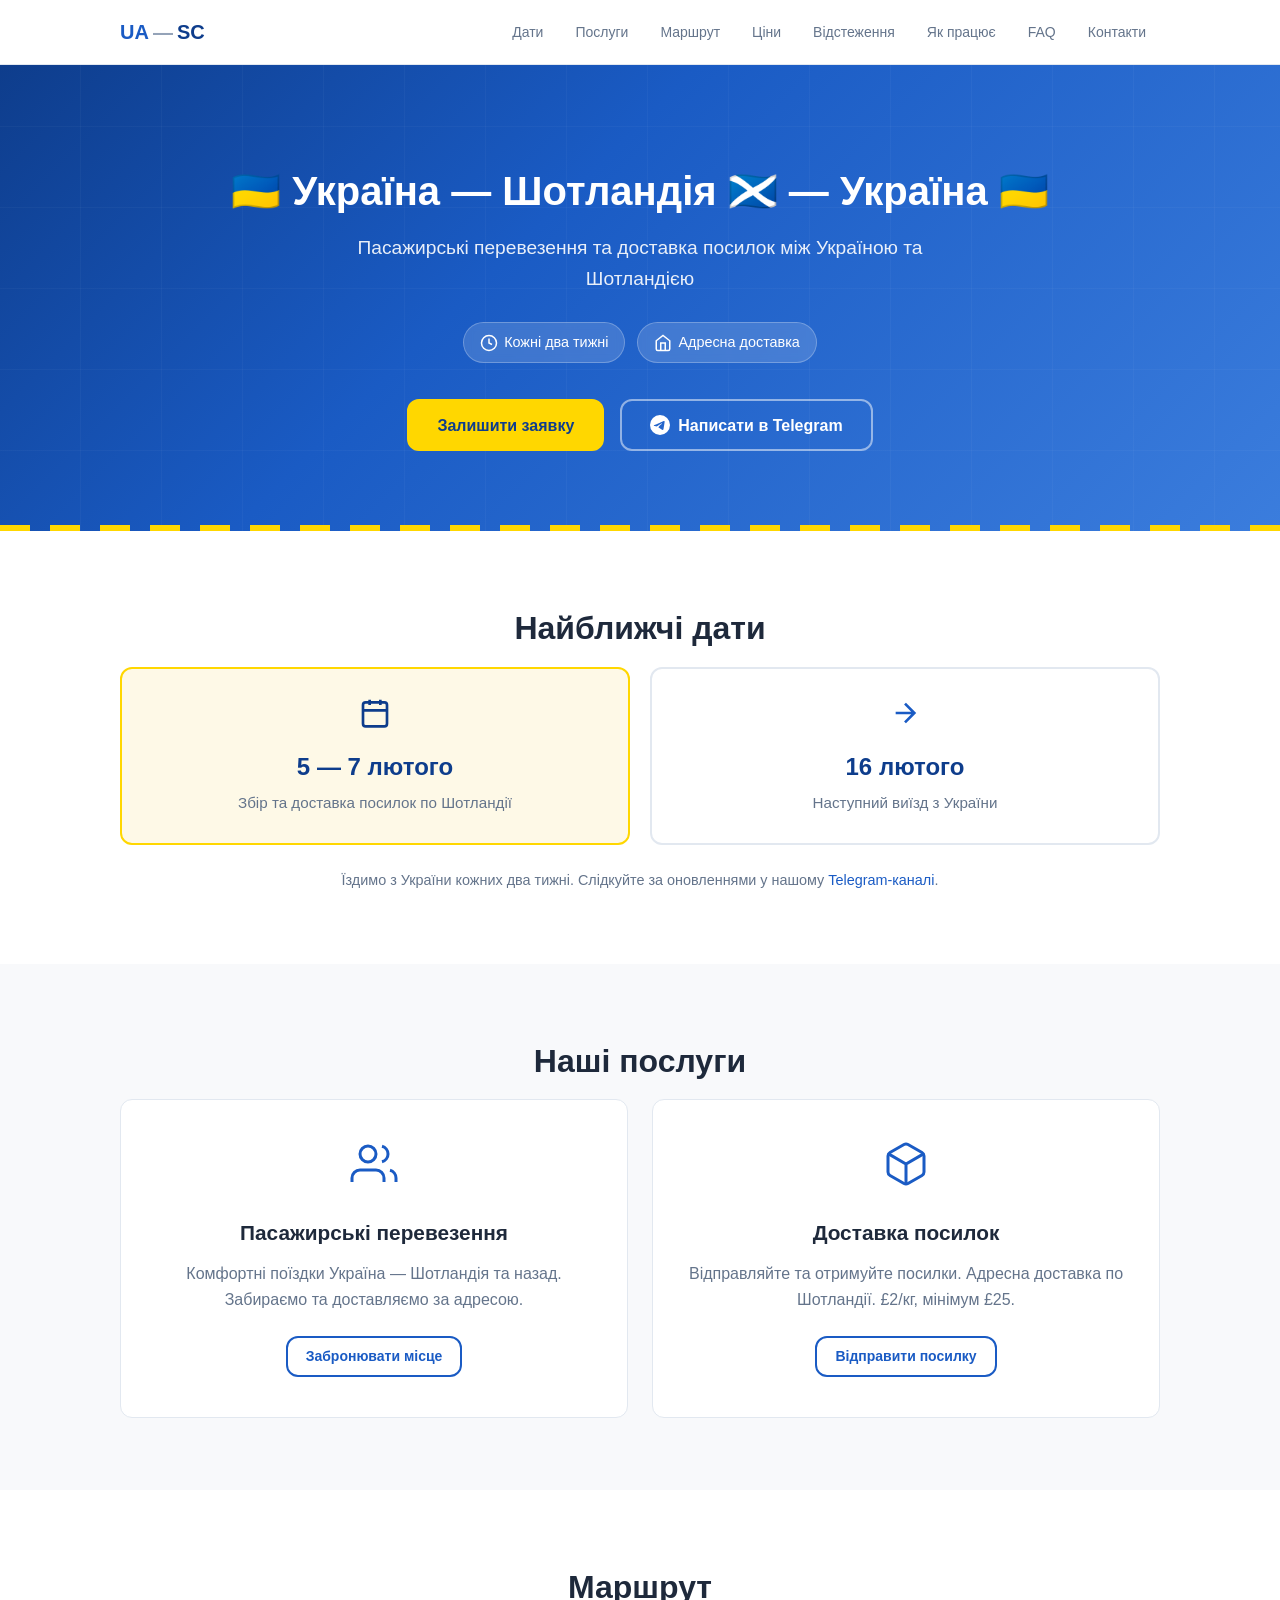
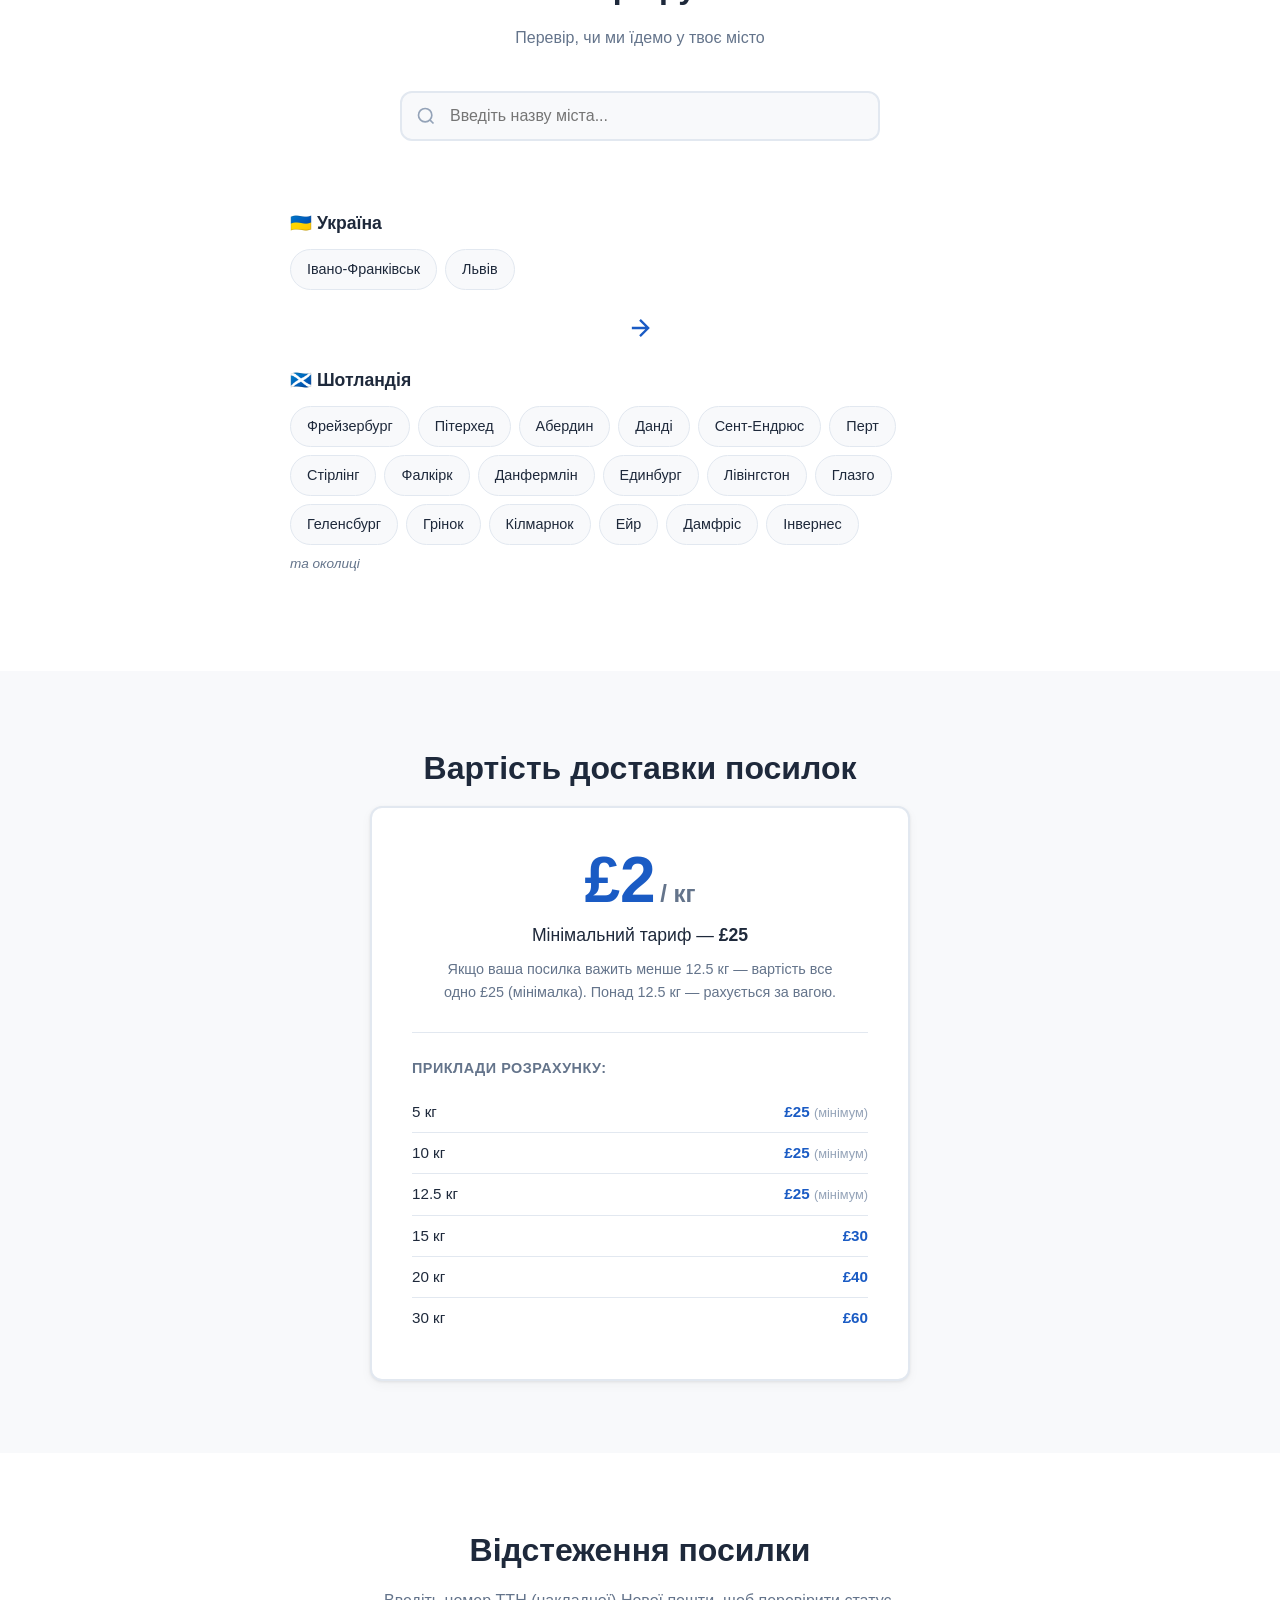
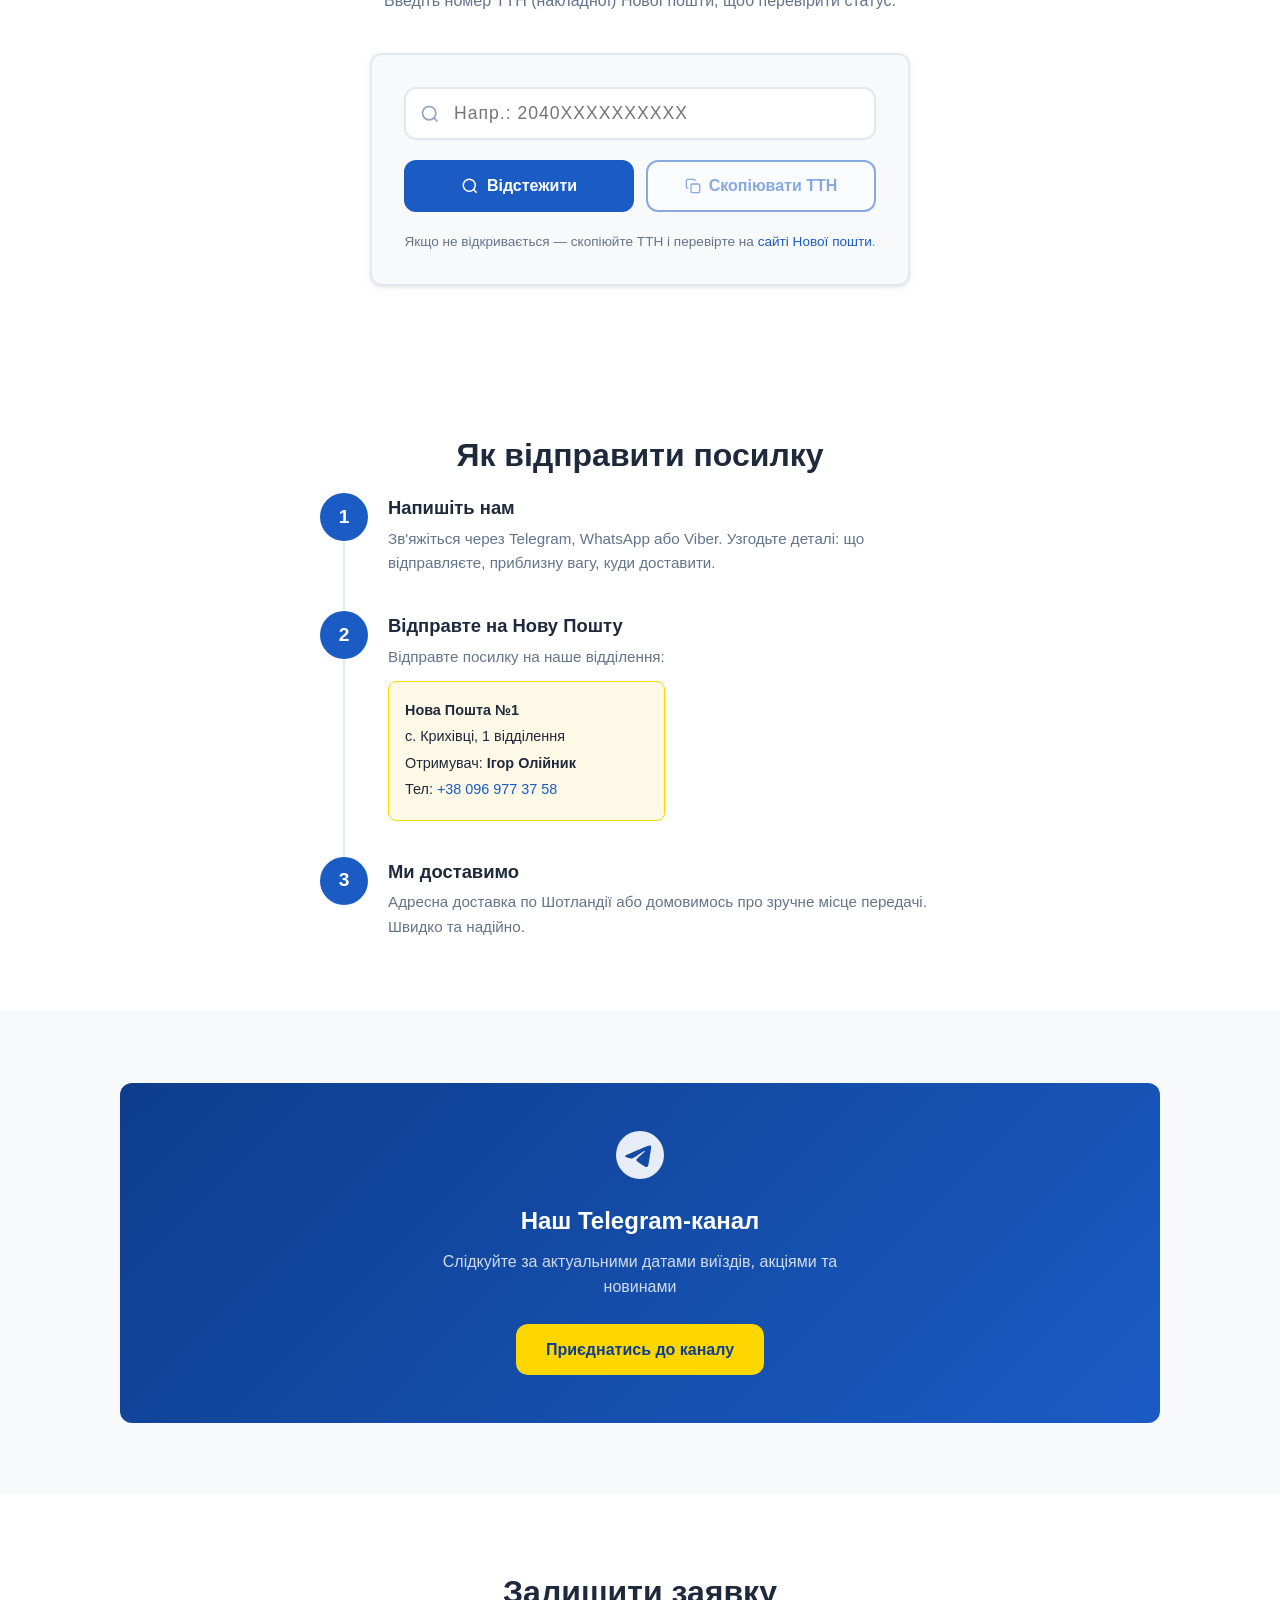
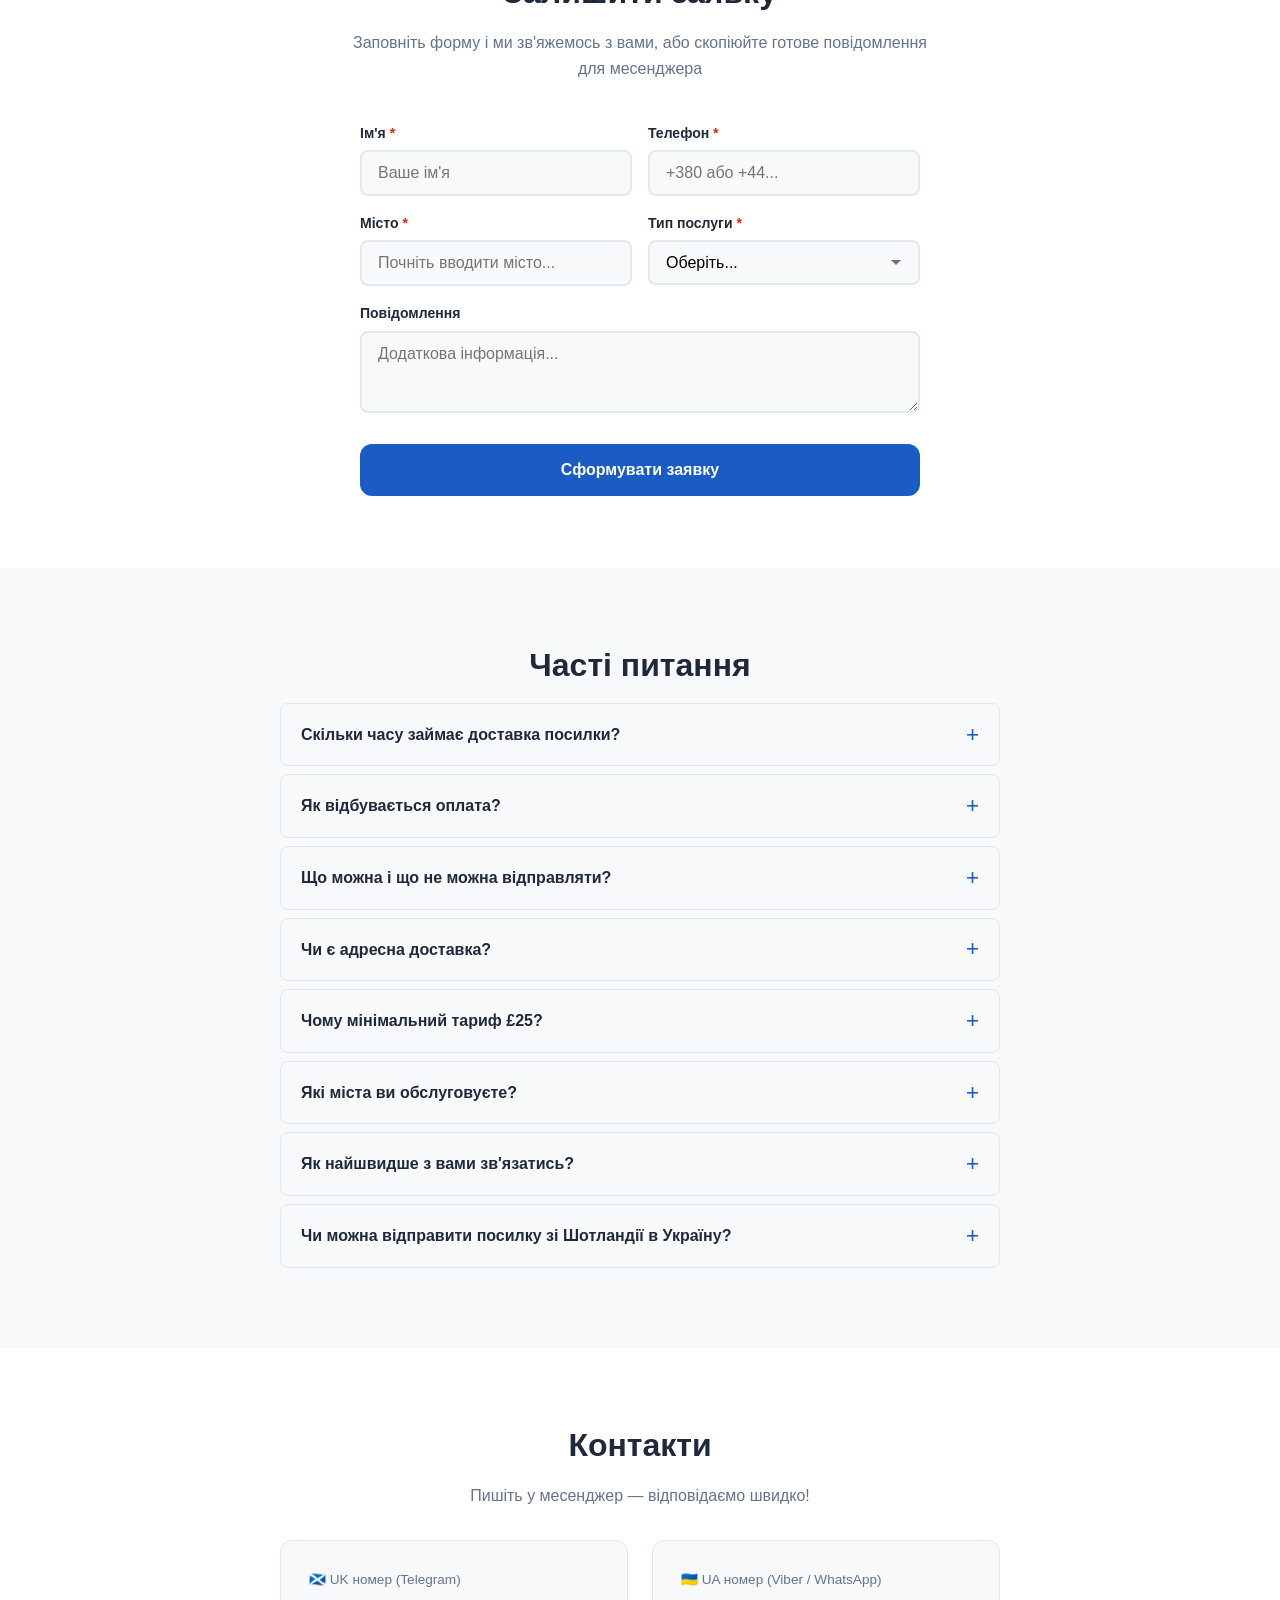
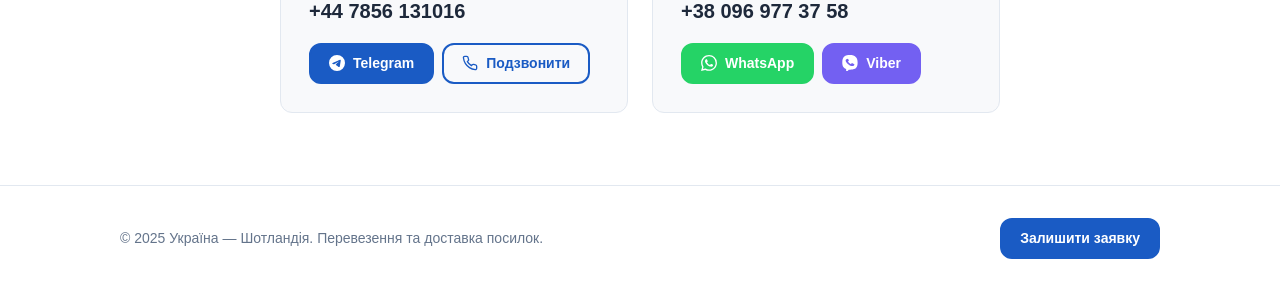
<file: index.html>
<!DOCTYPE html>
<html lang="uk">
<head>
  <meta charset="UTF-8">
  <meta name="viewport" content="width=device-width, initial-scale=1.0">
  <title>Україна — Шотландія — Україна | Пасажирські перевезення та доставка посилок</title>
  <meta name="description" content="Пасажирські перевезення та доставка посилок Україна — Шотландія — Україна. Їздимо кожні два тижні. Адресна доставка. £2/кг.">
  <meta property="og:title" content="Україна — Шотландія — Україна | Перевезення та посилки">
  <meta property="og:description" content="Пасажирські перевезення та доставка посилок між Україною та Шотландією. Їздимо кожні два тижні.">
  <meta property="og:type" content="website">
  <meta property="og:locale" content="uk_UA">
  <link rel="stylesheet" href="style.css">
</head>
<body>

  <!-- ========== HEADER ========== -->
  <header class="header" id="header">
    <div class="container header__inner">
      <a href="#" class="header__logo" aria-label="На головну">
        <span class="logo-ua">UA</span><span class="logo-divider">—</span><span class="logo-sc">SC</span>
      </a>
      <button class="burger" id="burger" aria-label="Відкрити меню" aria-expanded="false">
        <span></span><span></span><span></span>
      </button>
      <nav class="header__nav" id="nav" aria-label="Головна навігація">
        <a href="#dates" class="nav-link">Дати</a>
        <a href="#services" class="nav-link">Послуги</a>
        <a href="#route" class="nav-link">Маршрут</a>
        <a href="#pricing" class="nav-link">Ціни</a>
        <a href="#tracking" class="nav-link">Відстеження</a>
        <a href="#how-it-works" class="nav-link">Як працює</a>
        <a href="#faq" class="nav-link">FAQ</a>
        <a href="#contacts" class="nav-link">Контакти</a>
      </nav>
    </div>
  </header>

  <main>
    <!-- ========== HERO ========== -->
    <section class="hero" id="hero">
      <div class="hero__bg-decor" aria-hidden="true"></div>
      <div class="container hero__inner">
        <h1 class="hero__title">
          <span class="flag-ua">&#127482;&#127462;</span> Україна —
          Шотландія <span class="flag-sc">&#127988;&#917607;&#917602;&#917619;&#917603;&#917620;&#917631;</span> —
          Україна <span class="flag-ua">&#127482;&#127462;</span>
        </h1>
        <p class="hero__subtitle">Пасажирські перевезення та доставка посилок між Україною та Шотландією</p>
        <div class="hero__badges">
          <span class="badge">
            <svg class="badge__icon" viewBox="0 0 24 24" width="18" height="18" fill="none" stroke="currentColor" stroke-width="2"><circle cx="12" cy="12" r="10"/><path d="M12 6v6l4 2"/></svg>
            Кожні два тижні
          </span>
          <span class="badge">
            <svg class="badge__icon" viewBox="0 0 24 24" width="18" height="18" fill="none" stroke="currentColor" stroke-width="2"><path d="M3 9l9-7 9 7v11a2 2 0 01-2 2H5a2 2 0 01-2-2z"/><path d="M9 22V12h6v10"/></svg>
            Адресна доставка
          </span>
        </div>
        <div class="hero__cta">
          <a href="#contact-form" class="btn btn--primary">Залишити заявку</a>
          <button class="btn btn--secondary" id="hero-telegram-btn" aria-label="Написати в Telegram">
            <svg viewBox="0 0 24 24" width="20" height="20" fill="currentColor"><path d="M11.944 0A12 12 0 000 12a12 12 0 0012 12 12 12 0 0012-12A12 12 0 0012 0h-.056zm4.962 7.224c.1-.002.321.023.465.14a.506.506 0 01.171.325c.016.093.036.306.02.472-.18 1.898-.962 6.502-1.36 8.627-.168.9-.499 1.201-.82 1.23-.696.065-1.225-.46-1.9-.902-1.056-.693-1.653-1.124-2.678-1.8-1.185-.78-.417-1.21.258-1.91.177-.184 3.247-2.977 3.307-3.23.007-.032.014-.15-.056-.212s-.174-.041-.249-.024c-.106.024-1.793 1.14-5.061 3.345-.479.33-.913.49-1.302.48-.428-.008-1.252-.241-1.865-.44-.752-.245-1.349-.374-1.297-.789.027-.216.325-.437.893-.663 3.498-1.524 5.83-2.529 6.998-3.014 3.332-1.386 4.025-1.627 4.476-1.635z"/></svg>
            Написати в Telegram
          </button>
        </div>
      </div>
    </section>

    <!-- ========== DATES ========== -->
    <section class="section dates" id="dates">
      <div class="container">
        <h2 class="section__title">Найближчі дати</h2>
        <div class="dates__grid">
          <div class="date-card date-card--accent">
            <div class="date-card__icon" aria-hidden="true">
              <svg viewBox="0 0 24 24" width="32" height="32" fill="none" stroke="currentColor" stroke-width="2"><rect x="3" y="4" width="18" height="18" rx="2"/><path d="M16 2v4M8 2v4M3 10h18"/></svg>
            </div>
            <p class="date-card__date">5 — 7 лютого</p>
            <p class="date-card__desc">Збір та доставка посилок по Шотландії</p>
          </div>
          <div class="date-card">
            <div class="date-card__icon" aria-hidden="true">
              <svg viewBox="0 0 24 24" width="32" height="32" fill="none" stroke="currentColor" stroke-width="2"><path d="M5 12h14M12 5l7 7-7 7"/></svg>
            </div>
            <p class="date-card__date">16 лютого</p>
            <p class="date-card__desc">Наступний виїзд з України</p>
          </div>
        </div>
        <p class="dates__note">Їздимо з України кожних два тижні. Слідкуйте за оновленнями у нашому <a href="https://t.me/+_nyDM-G5zQJlZDQ0" target="_blank" rel="noopener">Telegram-каналі</a>.</p>
      </div>
    </section>

    <!-- ========== SERVICES ========== -->
    <section class="section services" id="services">
      <div class="container">
        <h2 class="section__title">Наші послуги</h2>
        <div class="services__grid">
          <div class="service-card">
            <div class="service-card__icon" aria-hidden="true">
              <svg viewBox="0 0 24 24" width="48" height="48" fill="none" stroke="currentColor" stroke-width="1.5"><path d="M17 21v-2a4 4 0 00-4-4H5a4 4 0 00-4 4v2"/><circle cx="9" cy="7" r="4"/><path d="M23 21v-2a4 4 0 00-3-3.87M16 3.13a4 4 0 010 7.75"/></svg>
            </div>
            <h3 class="service-card__title">Пасажирські перевезення</h3>
            <p class="service-card__text">Комфортні поїздки Україна — Шотландія та назад. Забираємо та доставляємо за адресою.</p>
            <a href="#contact-form" class="btn btn--outline btn--small">Забронювати місце</a>
          </div>
          <div class="service-card">
            <div class="service-card__icon" aria-hidden="true">
              <svg viewBox="0 0 24 24" width="48" height="48" fill="none" stroke="currentColor" stroke-width="1.5"><path d="M21 16V8a2 2 0 00-1-1.73l-7-4a2 2 0 00-2 0l-7 4A2 2 0 003 8v8a2 2 0 001 1.73l7 4a2 2 0 002 0l7-4A2 2 0 0021 16z"/><path d="M3.27 6.96L12 12.01l8.73-5.05M12 22.08V12"/></svg>
            </div>
            <h3 class="service-card__title">Доставка посилок</h3>
            <p class="service-card__text">Відправляйте та отримуйте посилки. Адресна доставка по Шотландії. £2/кг, мінімум £25.</p>
            <a href="#contact-form" class="btn btn--outline btn--small">Відправити посилку</a>
          </div>
        </div>
      </div>
    </section>

    <!-- ========== ROUTE ========== -->
    <section class="section route" id="route">
      <div class="container">
        <h2 class="section__title">Маршрут</h2>
        <p class="section__subtitle">Перевір, чи ми їдемо у твоє місто</p>

        <div class="route__search">
          <label for="city-search" class="sr-only">Пошук міста</label>
          <div class="search-input-wrap">
            <svg class="search-icon" viewBox="0 0 24 24" width="20" height="20" fill="none" stroke="currentColor" stroke-width="2"><circle cx="11" cy="11" r="8"/><path d="M21 21l-4.35-4.35"/></svg>
            <input type="text" id="city-search" class="search-input" placeholder="Введіть назву міста..." autocomplete="off">
          </div>
          <p class="route__search-result" id="search-result" aria-live="polite"></p>
        </div>

        <div class="route__map">
          <div class="route__line" aria-hidden="true"></div>
          <div class="route__section">
            <h3 class="route__section-title">
              <span class="flag-ua">&#127482;&#127462;</span> Україна
            </h3>
            <div class="route__cities" id="cities-ua">
              <span class="city-tag" data-city="Івано-Франківськ">Івано-Франківськ</span>
              <span class="city-tag" data-city="Львів">Львів</span>
            </div>
          </div>
          <div class="route__arrow" aria-hidden="true">
            <svg viewBox="0 0 24 24" width="28" height="28" fill="none" stroke="currentColor" stroke-width="2"><path d="M5 12h14M12 5l7 7-7 7"/></svg>
          </div>
          <div class="route__section">
            <h3 class="route__section-title">
              <span class="flag-sc">&#127988;&#917607;&#917602;&#917619;&#917603;&#917620;&#917631;</span> Шотландія
            </h3>
            <div class="route__cities" id="cities-sc">
              <span class="city-tag" data-city="Фрейзербург">Фрейзербург</span>
              <span class="city-tag" data-city="Пітерхед">Пітерхед</span>
              <span class="city-tag" data-city="Абердин">Абердин</span>
              <span class="city-tag" data-city="Данді">Данді</span>
              <span class="city-tag" data-city="Сент-Ендрюс">Сент-Ендрюс</span>
              <span class="city-tag" data-city="Перт">Перт</span>
              <span class="city-tag" data-city="Стірлінг">Стірлінг</span>
              <span class="city-tag" data-city="Фалкірк">Фалкірк</span>
              <span class="city-tag" data-city="Данфермлін">Данфермлін</span>
              <span class="city-tag" data-city="Единбург">Единбург</span>
              <span class="city-tag" data-city="Лівінгстон">Лівінгстон</span>
              <span class="city-tag" data-city="Глазго">Глазго</span>
              <span class="city-tag" data-city="Геленсбург">Геленсбург</span>
              <span class="city-tag" data-city="Грінок">Грінок</span>
              <span class="city-tag" data-city="Кілмарнок">Кілмарнок</span>
              <span class="city-tag" data-city="Ейр">Ейр</span>
              <span class="city-tag" data-city="Дамфріс">Дамфріс</span>
              <span class="city-tag" data-city="Інвернес">Інвернес</span>
            </div>
            <p class="route__note">та околиці</p>
          </div>
        </div>
      </div>
    </section>

    <!-- ========== PRICING ========== -->
    <section class="section pricing" id="pricing">
      <div class="container">
        <h2 class="section__title">Вартість доставки посилок</h2>
        <div class="pricing__card">
          <div class="pricing__main">
            <span class="pricing__value">£2</span>
            <span class="pricing__unit">/ кг</span>
          </div>
          <p class="pricing__min">Мінімальний тариф — <strong>£25</strong></p>
          <p class="pricing__explain">Якщо ваша посилка важить менше 12.5 кг — вартість все одно £25 (мінімалка). Понад 12.5 кг — рахується за вагою.</p>
          <div class="pricing__examples">
            <h3 class="pricing__examples-title">Приклади розрахунку:</h3>
            <div class="pricing__example">
              <span>5 кг</span>
              <span class="pricing__example-price">£25 <small>(мінімум)</small></span>
            </div>
            <div class="pricing__example">
              <span>10 кг</span>
              <span class="pricing__example-price">£25 <small>(мінімум)</small></span>
            </div>
            <div class="pricing__example">
              <span>12.5 кг</span>
              <span class="pricing__example-price">£25 <small>(мінімум)</small></span>
            </div>
            <div class="pricing__example">
              <span>15 кг</span>
              <span class="pricing__example-price">£30</span>
            </div>
            <div class="pricing__example">
              <span>20 кг</span>
              <span class="pricing__example-price">£40</span>
            </div>
            <div class="pricing__example">
              <span>30 кг</span>
              <span class="pricing__example-price">£60</span>
            </div>
          </div>
        </div>
      </div>
    </section>

    <!-- ========== TRACKING ========== -->
    <section class="section tracking" id="tracking">
      <div class="container">
        <h2 class="section__title">Відстеження посилки</h2>
        <p class="section__subtitle">Введіть номер ТТН (накладної) Нової пошти, щоб перевірити статус.</p>
        <div class="tracking-card">
          <div class="tracking-input-wrap">
            <label for="tracking-input" class="sr-only">Номер ТТН</label>
            <svg class="tracking-input-icon" viewBox="0 0 24 24" width="20" height="20" fill="none" stroke="currentColor" stroke-width="2"><circle cx="11" cy="11" r="8"/><path d="M21 21l-4.35-4.35"/></svg>
            <input type="text" id="tracking-input" class="tracking-input" placeholder="Напр.: 2040XXXXXXXXXX" autocomplete="off" inputmode="numeric">
          </div>
          <div class="tracking-actions">
            <button class="btn btn--primary" id="tracking-btn">
              <svg viewBox="0 0 24 24" width="18" height="18" fill="none" stroke="currentColor" stroke-width="2"><circle cx="11" cy="11" r="8"/><path d="M21 21l-4.35-4.35"/></svg>
              Відстежити
            </button>
            <button class="btn btn--secondary" id="tracking-copy-btn" disabled>
              <svg viewBox="0 0 24 24" width="16" height="16" fill="none" stroke="currentColor" stroke-width="2"><rect x="9" y="9" width="13" height="13" rx="2"/><path d="M5 15H4a2 2 0 01-2-2V4a2 2 0 012-2h9a2 2 0 012 2v1"/></svg>
              Скопіювати ТТН
            </button>
          </div>
          <p class="tracking-note">Якщо не відкривається — скопіюйте ТТН і перевірте на <a href="https://novaposhta.ua/tracking" target="_blank" rel="noopener">сайті Нової пошти</a>.</p>
        </div>
      </div>
    </section>

    <!-- ========== HOW IT WORKS ========== -->
    <section class="section how-it-works" id="how-it-works">
      <div class="container">
        <h2 class="section__title">Як відправити посилку</h2>
        <div class="steps">
          <div class="step">
            <div class="step__number" aria-hidden="true">1</div>
            <div class="step__content">
              <h3 class="step__title">Напишіть нам</h3>
              <p class="step__text">Зв'яжіться через Telegram, WhatsApp або Viber. Узгодьте деталі: що відправляєте, приблизну вагу, куди доставити.</p>
            </div>
          </div>
          <div class="step">
            <div class="step__number" aria-hidden="true">2</div>
            <div class="step__content">
              <h3 class="step__title">Відправте на Нову Пошту</h3>
              <p class="step__text">Відправте посилку на наше відділення:</p>
              <div class="np-card">
                <p><strong>Нова Пошта №1</strong></p>
                <p>с. Крихівці, 1 відділення</p>
                <p>Отримувач: <strong>Ігор Олійник</strong></p>
                <p>Тел: <a href="tel:+380969773758">+38 096 977 37 58</a></p>
              </div>
            </div>
          </div>
          <div class="step">
            <div class="step__number" aria-hidden="true">3</div>
            <div class="step__content">
              <h3 class="step__title">Ми доставимо</h3>
              <p class="step__text">Адресна доставка по Шотландії або домовимось про зручне місце передачі. Швидко та надійно.</p>
            </div>
          </div>
        </div>
      </div>
    </section>

    <!-- ========== TELEGRAM CHANNEL ========== -->
    <section class="section tg-channel" id="tg-channel">
      <div class="container">
        <div class="tg-channel__card">
          <svg viewBox="0 0 24 24" width="48" height="48" fill="currentColor" class="tg-channel__icon"><path d="M11.944 0A12 12 0 000 12a12 12 0 0012 12 12 12 0 0012-12A12 12 0 0012 0h-.056zm4.962 7.224c.1-.002.321.023.465.14a.506.506 0 01.171.325c.016.093.036.306.02.472-.18 1.898-.962 6.502-1.36 8.627-.168.9-.499 1.201-.82 1.23-.696.065-1.225-.46-1.9-.902-1.056-.693-1.653-1.124-2.678-1.8-1.185-.78-.417-1.21.258-1.91.177-.184 3.247-2.977 3.307-3.23.007-.032.014-.15-.056-.212s-.174-.041-.249-.024c-.106.024-1.793 1.14-5.061 3.345-.479.33-.913.49-1.302.48-.428-.008-1.252-.241-1.865-.44-.752-.245-1.349-.374-1.297-.789.027-.216.325-.437.893-.663 3.498-1.524 5.83-2.529 6.998-3.014 3.332-1.386 4.025-1.627 4.476-1.635z"/></svg>
          <h2 class="tg-channel__title">Наш Telegram-канал</h2>
          <p class="tg-channel__text">Слідкуйте за актуальними датами виїздів, акціями та новинами</p>
          <a href="https://t.me/+_nyDM-G5zQJlZDQ0" target="_blank" rel="noopener" class="btn btn--primary">
            Приєднатись до каналу
          </a>
        </div>
      </div>
    </section>

    <!-- ========== CONTACT FORM ========== -->
    <section class="section contact-form-section" id="contact-form">
      <div class="container">
        <h2 class="section__title">Залишити заявку</h2>
        <p class="section__subtitle">Заповніть форму і ми зв'яжемось з вами, або скопіюйте готове повідомлення для месенджера</p>
        <form class="form" id="application-form" novalidate>
          <div class="form__group">
            <label for="form-name" class="form__label">Ім'я <span class="req">*</span></label>
            <input type="text" id="form-name" name="name" class="form__input" required placeholder="Ваше ім'я">
          </div>
          <div class="form__group">
            <label for="form-phone" class="form__label">Телефон <span class="req">*</span></label>
            <input type="tel" id="form-phone" name="phone" class="form__input" required placeholder="+380 або +44..." minlength="8">
          </div>
          <div class="form__group">
            <label for="form-city" class="form__label">Місто <span class="req">*</span></label>
            <div class="autocomplete-wrap">
              <input type="text" id="form-city" name="city" class="form__input" required placeholder="Почніть вводити місто..." autocomplete="off">
              <ul class="autocomplete-list" id="city-autocomplete" role="listbox"></ul>
            </div>
          </div>
          <div class="form__group">
            <label for="form-type" class="form__label">Тип послуги <span class="req">*</span></label>
            <select id="form-type" name="type" class="form__input form__select" required>
              <option value="">Оберіть...</option>
              <option value="passenger">Пасажир</option>
              <option value="parcel">Посилка</option>
            </select>
          </div>
          <div class="form__group form__group--weight" id="weight-group" hidden>
            <label for="form-weight" class="form__label">Орієнтовна вага (кг) <span class="req">*</span></label>
            <input type="number" id="form-weight" name="weight" class="form__input" placeholder="напр. 10" min="0.1" step="0.1">
          </div>
          <div class="form__group form__group--full">
            <label for="form-message" class="form__label">Повідомлення</label>
            <textarea id="form-message" name="message" class="form__input form__textarea" rows="3" placeholder="Додаткова інформація..."></textarea>
          </div>
          <button type="submit" class="btn btn--primary btn--full">Сформувати заявку</button>
        </form>
      </div>
    </section>

    <!-- ========== FAQ ========== -->
    <section class="section faq" id="faq">
      <div class="container">
        <h2 class="section__title">Часті питання</h2>
        <div class="faq__list">
          <details class="faq__item">
            <summary class="faq__question">Скільки часу займає доставка посилки?</summary>
            <p class="faq__answer">Зазвичай 3–5 днів з моменту виїзду з України. Точні терміни залежать від маршруту та логістики. Слідкуйте за датами виїздів у нашому Telegram-каналі.</p>
          </details>
          <details class="faq__item">
            <summary class="faq__question">Як відбувається оплата?</summary>
            <p class="faq__answer">Оплата при отриманні посилки або за домовленістю. Приймаємо готівку (£ або ₴) та переказ на карту. Деталі обговорюються індивідуально.</p>
          </details>
          <details class="faq__item">
            <summary class="faq__question">Що можна і що не можна відправляти?</summary>
            <p class="faq__answer">Можна: одяг, продукти (крім швидкопсувних), техніку, документи, ліки (з рецептом), побутові речі. Не можна: рідини у великих об'ємах, небезпечні речовини, зброю, нелегальні товари.</p>
          </details>
          <details class="faq__item">
            <summary class="faq__question">Чи є адресна доставка?</summary>
            <p class="faq__answer">Так! Доставляємо посилки за адресою по всій Шотландії відповідно до нашого маршруту. Також можемо домовитись про зручне місце передачі.</p>
          </details>
          <details class="faq__item">
            <summary class="faq__question">Чому мінімальний тариф £25?</summary>
            <p class="faq__answer">Мінімальний тариф £25 покриває базові витрати на перевезення незалежно від ваги. Якщо ваша посилка важить понад 12.5 кг — ціна рахується за вагою (£2/кг), і мінімалка вже не діє.</p>
          </details>
          <details class="faq__item">
            <summary class="faq__question">Які міста ви обслуговуєте?</summary>
            <p class="faq__answer">В Україні: Івано-Франківськ, Львів. В Шотландії: від Фрейзербурга та Абердина до Глазго, Единбурга, Дамфріса та околиць. Повний список — у розділі "Маршрут" вище.</p>
          </details>
          <details class="faq__item">
            <summary class="faq__question">Як найшвидше з вами зв'язатись?</summary>
            <p class="faq__answer">Найшвидше — написати в Telegram або WhatsApp. Ми відповідаємо протягом кількох годин, зазвичай значно швидше. Номери вказані у розділі "Контакти".</p>
          </details>
          <details class="faq__item">
            <summary class="faq__question">Чи можна відправити посилку зі Шотландії в Україну?</summary>
            <p class="faq__answer">Так, ми возимо посилки в обидва напрямки: Україна → Шотландія та Шотландія → Україна. Тарифи однакові.</p>
          </details>
        </div>
      </div>
    </section>

    <!-- ========== CONTACTS ========== -->
    <section class="section contacts" id="contacts">
      <div class="container">
        <h2 class="section__title">Контакти</h2>
        <p class="contacts__note">Пишіть у месенджер — відповідаємо швидко!</p>
        <div class="contacts__grid">
          <div class="contact-card">
            <p class="contact-card__label">&#127988;&#917607;&#917602;&#917619;&#917603;&#917620;&#917631; UK номер (Telegram)</p>
            <p class="contact-card__value"><a href="tel:+447856131016">+44 7856 131016</a></p>
            <div class="contact-card__actions">
              <button class="btn btn--small btn--primary" id="contact-tg-btn" aria-label="Написати в Telegram UK">
                <svg viewBox="0 0 24 24" width="16" height="16" fill="currentColor"><path d="M11.944 0A12 12 0 000 12a12 12 0 0012 12 12 12 0 0012-12A12 12 0 0012 0h-.056zm4.962 7.224c.1-.002.321.023.465.14a.506.506 0 01.171.325c.016.093.036.306.02.472-.18 1.898-.962 6.502-1.36 8.627-.168.9-.499 1.201-.82 1.23-.696.065-1.225-.46-1.9-.902-1.056-.693-1.653-1.124-2.678-1.8-1.185-.78-.417-1.21.258-1.91.177-.184 3.247-2.977 3.307-3.23.007-.032.014-.15-.056-.212s-.174-.041-.249-.024c-.106.024-1.793 1.14-5.061 3.345-.479.33-.913.49-1.302.48-.428-.008-1.252-.241-1.865-.44-.752-.245-1.349-.374-1.297-.789.027-.216.325-.437.893-.663 3.498-1.524 5.83-2.529 6.998-3.014 3.332-1.386 4.025-1.627 4.476-1.635z"/></svg>
                Telegram
              </button>
              <a href="tel:+447856131016" class="btn btn--small btn--outline" aria-label="Подзвонити на UK номер">
                <svg viewBox="0 0 24 24" width="16" height="16" fill="none" stroke="currentColor" stroke-width="2"><path d="M22 16.92v3a2 2 0 01-2.18 2 19.79 19.79 0 01-8.63-3.07 19.5 19.5 0 01-6-6 19.79 19.79 0 01-3.07-8.67A2 2 0 014.11 2h3a2 2 0 012 1.72c.127.96.361 1.903.7 2.81a2 2 0 01-.45 2.11L8.09 9.91a16 16 0 006 6l1.27-1.27a2 2 0 012.11-.45c.907.339 1.85.573 2.81.7A2 2 0 0122 16.92z"/></svg>
                Подзвонити
              </a>
            </div>
          </div>
          <div class="contact-card">
            <p class="contact-card__label">&#127482;&#127462; UA номер (Viber / WhatsApp)</p>
            <p class="contact-card__value"><a href="tel:+380969773758">+38 096 977 37 58</a></p>
            <div class="contact-card__actions">
              <a href="https://wa.me/380969773758" target="_blank" rel="noopener" class="btn btn--small btn--whatsapp" aria-label="Написати в WhatsApp">
                <svg viewBox="0 0 24 24" width="16" height="16" fill="currentColor"><path d="M17.472 14.382c-.297-.149-1.758-.867-2.03-.967-.273-.099-.471-.148-.67.15-.197.297-.767.966-.94 1.164-.173.199-.347.223-.644.075-.297-.15-1.255-.463-2.39-1.475-.883-.788-1.48-1.761-1.653-2.059-.173-.297-.018-.458.13-.606.134-.133.298-.347.446-.52.149-.174.198-.298.298-.497.099-.198.05-.371-.025-.52-.075-.149-.669-1.612-.916-2.207-.242-.579-.487-.5-.669-.51-.173-.008-.371-.01-.57-.01-.198 0-.52.074-.792.372-.272.297-1.04 1.016-1.04 2.479 0 1.462 1.065 2.875 1.213 3.074.149.198 2.096 3.2 5.077 4.487.709.306 1.262.489 1.694.625.712.227 1.36.195 1.871.118.571-.085 1.758-.719 2.006-1.413.248-.694.248-1.289.173-1.413-.074-.124-.272-.198-.57-.347m-5.421 7.403h-.004a9.87 9.87 0 01-5.031-1.378l-.361-.214-3.741.982.998-3.648-.235-.374a9.86 9.86 0 01-1.51-5.26c.001-5.45 4.436-9.884 9.888-9.884 2.64 0 5.122 1.03 6.988 2.898a9.825 9.825 0 012.893 6.994c-.003 5.45-4.437 9.884-9.885 9.884m8.413-18.297A11.815 11.815 0 0012.05 0C5.495 0 .16 5.335.157 11.892c0 2.096.547 4.142 1.588 5.945L.057 24l6.305-1.654a11.882 11.882 0 005.683 1.448h.005c6.554 0 11.89-5.335 11.893-11.893a11.821 11.821 0 00-3.48-8.413z"/></svg>
                WhatsApp
              </a>
              <a href="viber://chat?number=%2B380969773758" class="btn btn--small btn--viber" aria-label="Написати в Viber">
                <svg viewBox="0 0 24 24" width="16" height="16" fill="currentColor"><path d="M11.4 0C9.473.028 5.333.344 3.02 2.467 1.302 4.187.541 6.826.453 10.096c-.088 3.27-.198 9.404 5.737 11.046l.007.001v2.555s-.037.975.606 1.174c.777.242 1.234-.5 1.976-1.298.407-.437.968-1.08 1.392-1.57 3.837.323 6.786-.415 7.124-.528.78-.26 5.19-.818 5.907-6.68.74-6.036-.36-9.835-2.34-11.568l-.002-.002C19.558.876 15.27-.016 11.4 0zM7.734 5.61a1.727 1.727 0 011.219.442l.006.005c.374.377.726.775 1.054 1.192.336.43.372.86.06 1.26l-.727.74c-.327.337-.26.672-.06.982 0 0 .654 1.137 1.525 1.955.87.818 1.807 1.285 1.807 1.285.31.2.643.268.98-.06 0 0 .47-.512.94-1.035.267-.298.605-.355 1.024-.163 0 0 1.164.543 1.738.855.574.312 1.068.571 1.14.735.096.248.096 1.17-.465 1.822-.385.38-.833.664-1.32.833-.27.108-.596.188-.95.214-1.143.084-2.69-.326-4.552-1.458-1.31-.778-2.373-1.76-3.2-2.583-.448-.453-.835-.905-1.166-1.34-.698-.94-1.156-1.858-1.255-2.736-.063-.497.025-.954.27-1.371.262-.36.615-.605.97-.81.24-.14.506-.224.756-.224l.205.01z"/></svg>
                Viber
              </a>
            </div>
          </div>
        </div>
      </div>
    </section>
  </main>

  <!-- ========== FOOTER ========== -->
  <footer class="footer">
    <div class="container footer__inner">
      <p class="footer__copy">&copy; 2025 Україна — Шотландія. Перевезення та доставка посилок.</p>
      <div class="footer__cta">
        <a href="#contact-form" class="btn btn--small btn--primary">Залишити заявку</a>
      </div>
    </div>
  </footer>

  <!-- ========== STICKY MOBILE BAR ========== -->
  <div class="sticky-bar" id="sticky-bar">
    <button class="sticky-bar__btn sticky-bar__btn--tg" id="sticky-tg-btn" aria-label="Telegram">
      <svg viewBox="0 0 24 24" width="20" height="20" fill="currentColor"><path d="M11.944 0A12 12 0 000 12a12 12 0 0012 12 12 12 0 0012-12A12 12 0 0012 0h-.056zm4.962 7.224c.1-.002.321.023.465.14a.506.506 0 01.171.325c.016.093.036.306.02.472-.18 1.898-.962 6.502-1.36 8.627-.168.9-.499 1.201-.82 1.23-.696.065-1.225-.46-1.9-.902-1.056-.693-1.653-1.124-2.678-1.8-1.185-.78-.417-1.21.258-1.91.177-.184 3.247-2.977 3.307-3.23.007-.032.014-.15-.056-.212s-.174-.041-.249-.024c-.106.024-1.793 1.14-5.061 3.345-.479.33-.913.49-1.302.48-.428-.008-1.252-.241-1.865-.44-.752-.245-1.349-.374-1.297-.789.027-.216.325-.437.893-.663 3.498-1.524 5.83-2.529 6.998-3.014 3.332-1.386 4.025-1.627 4.476-1.635z"/></svg>
      <span>Telegram</span>
    </button>
    <a href="https://wa.me/380969773758" target="_blank" rel="noopener" class="sticky-bar__btn sticky-bar__btn--wa" aria-label="WhatsApp">
      <svg viewBox="0 0 24 24" width="20" height="20" fill="currentColor"><path d="M17.472 14.382c-.297-.149-1.758-.867-2.03-.967-.273-.099-.471-.148-.67.15-.197.297-.767.966-.94 1.164-.173.199-.347.223-.644.075-.297-.15-1.255-.463-2.39-1.475-.883-.788-1.48-1.761-1.653-2.059-.173-.297-.018-.458.13-.606.134-.133.298-.347.446-.52.149-.174.198-.298.298-.497.099-.198.05-.371-.025-.52-.075-.149-.669-1.612-.916-2.207-.242-.579-.487-.5-.669-.51-.173-.008-.371-.01-.57-.01-.198 0-.52.074-.792.372-.272.297-1.04 1.016-1.04 2.479 0 1.462 1.065 2.875 1.213 3.074.149.198 2.096 3.2 5.077 4.487.709.306 1.262.489 1.694.625.712.227 1.36.195 1.871.118.571-.085 1.758-.719 2.006-1.413.248-.694.248-1.289.173-1.413-.074-.124-.272-.198-.57-.347m-5.421 7.403h-.004a9.87 9.87 0 01-5.031-1.378l-.361-.214-3.741.982.998-3.648-.235-.374a9.86 9.86 0 01-1.51-5.26c.001-5.45 4.436-9.884 9.888-9.884 2.64 0 5.122 1.03 6.988 2.898a9.825 9.825 0 012.893 6.994c-.003 5.45-4.437 9.884-9.885 9.884m8.413-18.297A11.815 11.815 0 0012.05 0C5.495 0 .16 5.335.157 11.892c0 2.096.547 4.142 1.588 5.945L.057 24l6.305-1.654a11.882 11.882 0 005.683 1.448h.005c6.554 0 11.89-5.335 11.893-11.893a11.821 11.821 0 00-3.48-8.413z"/></svg>
      <span>WhatsApp</span>
    </a>
    <a href="#contact-form" class="sticky-bar__btn sticky-bar__btn--form" aria-label="Залишити заявку">
      <svg viewBox="0 0 24 24" width="20" height="20" fill="none" stroke="currentColor" stroke-width="2"><path d="M14 2H6a2 2 0 00-2 2v16a2 2 0 002 2h12a2 2 0 002-2V8z"/><path d="M14 2v6h6M16 13H8M16 17H8M10 9H8"/></svg>
      <span>Заявка</span>
    </a>
  </div>

  <!-- ========== TOAST ========== -->
  <div class="toast" id="toast" role="alert" aria-live="assertive"></div>

  <!-- ========== MODAL ========== -->
  <div class="modal-overlay" id="modal-overlay" hidden>
    <div class="modal" role="dialog" aria-modal="true" aria-labelledby="modal-title">
      <button class="modal__close" id="modal-close" aria-label="Закрити">&times;</button>
      <h3 class="modal__title" id="modal-title">Ваша заявка готова!</h3>
      <p class="modal__subtitle">Скопіюйте текст і відправте нам у месенджер:</p>
      <div class="modal__message" id="modal-message"></div>
      <div class="modal__actions">
        <button class="btn btn--primary" id="modal-copy-btn">
          <svg viewBox="0 0 24 24" width="16" height="16" fill="none" stroke="currentColor" stroke-width="2"><rect x="9" y="9" width="13" height="13" rx="2"/><path d="M5 15H4a2 2 0 01-2-2V4a2 2 0 012-2h9a2 2 0 012 2v1"/></svg>
          Скопіювати повідомлення
        </button>
        <a href="#" class="btn btn--small btn--primary" id="modal-tg-link" target="_blank" rel="noopener">Відкрити Telegram</a>
        <a href="#" class="btn btn--small btn--whatsapp" id="modal-wa-link" target="_blank" rel="noopener">Відкрити WhatsApp</a>
      </div>
    </div>
  </div>

  <script src="app.js"></script>
</body>
</html>
</file>
<file: style.css>
/* ===========================
   CSS Variables & Reset
   =========================== */
:root {
  --blue: #1a5bc4;
  --blue-light: #3b7ddd;
  --blue-dark: #0e3d8c;
  --yellow: #ffd700;
  --yellow-light: #fff3b0;
  --yellow-soft: #fef9e7;
  --bg: #f8f9fb;
  --bg-white: #ffffff;
  --text: #1e293b;
  --text-light: #64748b;
  --text-lighter: #94a3b8;
  --border: #e2e8f0;
  --success: #16a34a;
  --whatsapp: #25d366;
  --viber: #7360f2;
  --radius: 12px;
  --radius-sm: 8px;
  --shadow: 0 1px 3px rgba(0,0,0,.08), 0 4px 12px rgba(0,0,0,.04);
  --shadow-lg: 0 4px 24px rgba(0,0,0,.1);
  --transition: .25s ease;
  --container: 1080px;
}

*, *::before, *::after {
  box-sizing: border-box;
  margin: 0;
  padding: 0;
}

html {
  scroll-behavior: smooth;
  -webkit-text-size-adjust: 100%;
}

body {
  font-family: -apple-system, BlinkMacSystemFont, "Segoe UI", Roboto, "Helvetica Neue", Arial, sans-serif;
  font-size: 16px;
  line-height: 1.6;
  color: var(--text);
  background: var(--bg);
  -webkit-font-smoothing: antialiased;
}

img { max-width: 100%; display: block; }
a { color: var(--blue); text-decoration: none; transition: color var(--transition); }
a:hover { color: var(--blue-dark); }
ul { list-style: none; }

/* Screen reader only */
.sr-only {
  position: absolute; width: 1px; height: 1px;
  padding: 0; margin: -1px; overflow: hidden;
  clip: rect(0,0,0,0); white-space: nowrap; border: 0;
}

/* ===========================
   Container
   =========================== */
.container {
  max-width: var(--container);
  margin: 0 auto;
  padding: 0 20px;
}

/* ===========================
   Buttons
   =========================== */
.btn {
  display: inline-flex;
  align-items: center;
  gap: 8px;
  padding: 14px 28px;
  font-size: 1rem;
  font-weight: 600;
  border: 2px solid transparent;
  border-radius: var(--radius);
  cursor: pointer;
  transition: all var(--transition);
  text-decoration: none;
  font-family: inherit;
  line-height: 1.2;
  white-space: nowrap;
}
.btn:focus-visible {
  outline: 3px solid var(--blue-light);
  outline-offset: 2px;
}
.btn--primary {
  background: var(--blue);
  color: #fff;
  border-color: var(--blue);
}
.btn--primary:hover {
  background: var(--blue-dark);
  border-color: var(--blue-dark);
  color: #fff;
  transform: translateY(-1px);
  box-shadow: var(--shadow);
}
.btn--secondary {
  background: var(--bg-white);
  color: var(--blue);
  border-color: var(--blue);
}
.btn--secondary:hover {
  background: var(--blue);
  color: #fff;
  transform: translateY(-1px);
}
.btn--outline {
  background: transparent;
  color: var(--blue);
  border-color: var(--blue);
}
.btn--outline:hover {
  background: var(--blue);
  color: #fff;
}
.btn--small {
  padding: 10px 18px;
  font-size: .875rem;
}
.btn--full {
  width: 100%;
  justify-content: center;
}
.btn--whatsapp {
  background: var(--whatsapp);
  color: #fff;
  border-color: var(--whatsapp);
}
.btn--whatsapp:hover {
  background: #1ebe57;
  border-color: #1ebe57;
  color: #fff;
}
.btn--viber {
  background: var(--viber);
  color: #fff;
  border-color: var(--viber);
}
.btn--viber:hover {
  background: #5a48d6;
  border-color: #5a48d6;
  color: #fff;
}

/* ===========================
   Header
   =========================== */
.header {
  position: sticky;
  top: 0;
  z-index: 100;
  background: rgba(255,255,255,.95);
  backdrop-filter: blur(10px);
  border-bottom: 1px solid var(--border);
}
.header__inner {
  display: flex;
  align-items: center;
  justify-content: space-between;
  height: 64px;
}
.header__logo {
  font-size: 1.25rem;
  font-weight: 800;
  text-decoration: none;
  display: flex;
  align-items: center;
  gap: 4px;
}
.logo-ua { color: var(--blue); }
.logo-divider { color: var(--text-lighter); }
.logo-sc { color: var(--blue-dark); }

.header__nav {
  display: flex;
  gap: 4px;
}
.nav-link {
  padding: 8px 14px;
  font-size: .875rem;
  font-weight: 500;
  color: var(--text-light);
  border-radius: var(--radius-sm);
  transition: all var(--transition);
}
.nav-link:hover {
  color: var(--blue);
  background: var(--yellow-soft);
}

/* Burger */
.burger {
  display: none;
  flex-direction: column;
  gap: 5px;
  background: none;
  border: none;
  cursor: pointer;
  padding: 8px;
}
.burger span {
  display: block;
  width: 24px;
  height: 2px;
  background: var(--text);
  border-radius: 2px;
  transition: all var(--transition);
}
.burger.active span:nth-child(1) { transform: rotate(45deg) translate(5px, 5px); }
.burger.active span:nth-child(2) { opacity: 0; }
.burger.active span:nth-child(3) { transform: rotate(-45deg) translate(5px, -5px); }

@media (max-width: 768px) {
  .burger { display: flex; }
  .header__nav {
    display: none;
    position: absolute;
    top: 64px;
    left: 0;
    right: 0;
    background: var(--bg-white);
    flex-direction: column;
    padding: 12px 20px;
    border-bottom: 1px solid var(--border);
    box-shadow: var(--shadow);
  }
  .header__nav.open { display: flex; }
  .nav-link { padding: 12px 8px; font-size: 1rem; }
}

/* ===========================
   Section
   =========================== */
.section {
  padding: 72px 0;
}
.section__title {
  font-size: 2rem;
  font-weight: 800;
  text-align: center;
  margin-bottom: 12px;
  color: var(--text);
}
.section__subtitle {
  text-align: center;
  color: var(--text-light);
  margin-bottom: 40px;
  max-width: 600px;
  margin-left: auto;
  margin-right: auto;
}

/* ===========================
   Hero
   =========================== */
.hero {
  position: relative;
  padding: 100px 0 80px;
  overflow: hidden;
  background: linear-gradient(135deg, #0e3d8c 0%, #1a5bc4 40%, #3b7ddd 100%);
  color: #fff;
}
.hero__bg-decor {
  position: absolute;
  inset: 0;
  background:
    repeating-linear-gradient(
      90deg,
      transparent,
      transparent 80px,
      rgba(255,255,255,.03) 80px,
      rgba(255,255,255,.03) 81px
    ),
    repeating-linear-gradient(
      0deg,
      transparent,
      transparent 80px,
      rgba(255,255,255,.03) 80px,
      rgba(255,255,255,.03) 81px
    );
  pointer-events: none;
}
/* Road decoration */
.hero__bg-decor::after {
  content: '';
  position: absolute;
  bottom: 0;
  left: 0;
  right: 0;
  height: 6px;
  background: repeating-linear-gradient(90deg, var(--yellow) 0, var(--yellow) 30px, transparent 30px, transparent 50px);
}

.hero__inner {
  position: relative;
  text-align: center;
}
.hero__title {
  font-size: 2.5rem;
  font-weight: 800;
  margin-bottom: 16px;
  line-height: 1.3;
}
.hero__subtitle {
  font-size: 1.2rem;
  opacity: .9;
  margin-bottom: 28px;
  max-width: 600px;
  margin-left: auto;
  margin-right: auto;
}
.hero__badges {
  display: flex;
  justify-content: center;
  gap: 12px;
  flex-wrap: wrap;
  margin-bottom: 36px;
}
.badge {
  display: inline-flex;
  align-items: center;
  gap: 6px;
  padding: 8px 16px;
  background: rgba(255,255,255,.15);
  border: 1px solid rgba(255,255,255,.25);
  border-radius: 100px;
  font-size: .9rem;
  font-weight: 500;
  backdrop-filter: blur(4px);
}
.badge__icon { flex-shrink: 0; }
.hero__cta {
  display: flex;
  justify-content: center;
  gap: 16px;
  flex-wrap: wrap;
}
.hero .btn--primary {
  background: var(--yellow);
  color: var(--blue-dark);
  border-color: var(--yellow);
}
.hero .btn--primary:hover {
  background: #ffce00;
  border-color: #ffce00;
}
.hero .btn--secondary {
  background: transparent;
  color: #fff;
  border-color: rgba(255,255,255,.5);
}
.hero .btn--secondary:hover {
  background: #fff;
  color: var(--blue);
  border-color: #fff;
}

@media (max-width: 600px) {
  .hero { padding: 72px 0 60px; }
  .hero__title { font-size: 1.75rem; }
  .hero__subtitle { font-size: 1rem; }
  .hero__cta { flex-direction: column; align-items: stretch; }
  .hero__cta .btn { justify-content: center; }
}

/* ===========================
   Dates
   =========================== */
.dates { background: var(--bg-white); }
.dates__grid {
  display: grid;
  grid-template-columns: repeat(auto-fit, minmax(280px, 1fr));
  gap: 20px;
  margin-bottom: 24px;
}
.date-card {
  padding: 28px;
  border-radius: var(--radius);
  border: 2px solid var(--border);
  text-align: center;
  transition: all var(--transition);
}
.date-card:hover {
  border-color: var(--blue-light);
  box-shadow: var(--shadow);
}
.date-card--accent {
  border-color: var(--yellow);
  background: var(--yellow-soft);
}
.date-card__icon {
  margin-bottom: 12px;
  color: var(--blue);
}
.date-card--accent .date-card__icon { color: var(--blue-dark); }
.date-card__date {
  font-size: 1.5rem;
  font-weight: 800;
  color: var(--blue-dark);
  margin-bottom: 4px;
}
.date-card__desc {
  color: var(--text-light);
  font-size: .95rem;
}
.dates__note {
  text-align: center;
  color: var(--text-light);
  font-size: .9rem;
}

/* ===========================
   Services
   =========================== */
.services__grid {
  display: grid;
  grid-template-columns: repeat(auto-fit, minmax(300px, 1fr));
  gap: 24px;
}
.service-card {
  background: var(--bg-white);
  border-radius: var(--radius);
  padding: 40px 32px;
  text-align: center;
  border: 1px solid var(--border);
  transition: all var(--transition);
}
.service-card:hover {
  transform: translateY(-4px);
  box-shadow: var(--shadow-lg);
}
.service-card__icon {
  color: var(--blue);
  margin-bottom: 20px;
}
.service-card__title {
  font-size: 1.3rem;
  font-weight: 700;
  margin-bottom: 12px;
}
.service-card__text {
  color: var(--text-light);
  margin-bottom: 24px;
  line-height: 1.6;
}

/* ===========================
   Route
   =========================== */
.route { background: var(--bg-white); }

.route__search {
  max-width: 480px;
  margin: 0 auto 40px;
}
.search-input-wrap {
  position: relative;
}
.search-icon {
  position: absolute;
  left: 16px;
  top: 50%;
  transform: translateY(-50%);
  color: var(--text-lighter);
  pointer-events: none;
}
.search-input {
  width: 100%;
  padding: 14px 16px 14px 48px;
  border: 2px solid var(--border);
  border-radius: var(--radius);
  font-size: 1rem;
  font-family: inherit;
  transition: border-color var(--transition);
  background: var(--bg);
}
.search-input:focus {
  outline: none;
  border-color: var(--blue);
  background: var(--bg-white);
}
.route__search-result {
  margin-top: 8px;
  font-size: .9rem;
  min-height: 1.4em;
}
.route__search-result--found { color: var(--success); font-weight: 600; }
.route__search-result--not-found { color: #dc2626; }

.route__map {
  position: relative;
  max-width: 700px;
  margin: 0 auto;
}
.route__section {
  margin-bottom: 24px;
}
.route__section-title {
  font-size: 1.1rem;
  font-weight: 700;
  margin-bottom: 12px;
}
.route__arrow {
  text-align: center;
  color: var(--blue);
  margin: 8px 0 16px;
}
.route__cities {
  display: flex;
  flex-wrap: wrap;
  gap: 8px;
}
.city-tag {
  padding: 8px 16px;
  background: var(--bg);
  border: 1px solid var(--border);
  border-radius: 100px;
  font-size: .9rem;
  transition: all var(--transition);
}
.city-tag.highlight {
  background: var(--yellow);
  border-color: var(--yellow);
  color: var(--blue-dark);
  font-weight: 600;
  transform: scale(1.05);
}
.route__note {
  margin-top: 8px;
  color: var(--text-light);
  font-size: .85rem;
  font-style: italic;
}

/* ===========================
   Pricing
   =========================== */
.pricing__card {
  max-width: 540px;
  margin: 0 auto;
  background: var(--bg-white);
  border-radius: var(--radius);
  padding: 40px;
  text-align: center;
  border: 2px solid var(--border);
  box-shadow: var(--shadow);
}
.pricing__main {
  margin-bottom: 8px;
}
.pricing__value {
  font-size: 4rem;
  font-weight: 800;
  color: var(--blue);
  line-height: 1;
}
.pricing__unit {
  font-size: 1.5rem;
  color: var(--text-light);
  font-weight: 600;
}
.pricing__min {
  font-size: 1.1rem;
  margin-bottom: 8px;
  color: var(--text);
}
.pricing__explain {
  color: var(--text-light);
  font-size: .9rem;
  margin-bottom: 28px;
  max-width: 420px;
  margin-left: auto;
  margin-right: auto;
}
.pricing__examples {
  text-align: left;
  border-top: 1px solid var(--border);
  padding-top: 24px;
}
.pricing__examples-title {
  font-size: .9rem;
  font-weight: 700;
  margin-bottom: 12px;
  color: var(--text-light);
  text-transform: uppercase;
  letter-spacing: .5px;
}
.pricing__example {
  display: flex;
  justify-content: space-between;
  padding: 8px 0;
  border-bottom: 1px solid var(--border);
  font-size: .95rem;
}
.pricing__example:last-child { border-bottom: none; }
.pricing__example-price {
  font-weight: 700;
  color: var(--blue);
}
.pricing__example-price small {
  font-weight: 400;
  color: var(--text-lighter);
  font-size: .8rem;
}

/* ===========================
   Tracking
   =========================== */
.tracking { background: var(--bg-white); }

.tracking-card {
  max-width: 540px;
  margin: 0 auto;
  background: var(--bg);
  border-radius: var(--radius);
  padding: 32px;
  border: 2px solid var(--border);
  box-shadow: var(--shadow);
}

.tracking-input-wrap {
  position: relative;
  margin-bottom: 20px;
}

.tracking-input-icon {
  position: absolute;
  left: 16px;
  top: 50%;
  transform: translateY(-50%);
  color: var(--text-lighter);
  pointer-events: none;
}

.tracking-input {
  width: 100%;
  padding: 14px 16px 14px 48px;
  border: 2px solid var(--border);
  border-radius: var(--radius);
  font-size: 1.1rem;
  font-family: inherit;
  letter-spacing: 1px;
  transition: border-color var(--transition);
  background: var(--bg-white);
}

.tracking-input:focus {
  outline: none;
  border-color: var(--blue);
}

.tracking-input.error {
  border-color: #dc2626;
}

.tracking-actions {
  display: flex;
  gap: 12px;
  margin-bottom: 20px;
}

.tracking-actions .btn {
  flex: 1;
  justify-content: center;
}

.tracking-actions .btn:disabled {
  opacity: .5;
  cursor: not-allowed;
  transform: none;
}

.tracking-actions .btn:disabled:hover {
  transform: none;
  box-shadow: none;
}

.tracking-note {
  font-size: .85rem;
  color: var(--text-light);
  text-align: center;
  line-height: 1.5;
}

@media (max-width: 480px) {
  .tracking-card { padding: 24px 20px; }
  .tracking-actions { flex-direction: column; }
}

/* ===========================
   How It Works
   =========================== */
.how-it-works { background: var(--bg-white); }
.steps {
  max-width: 640px;
  margin: 0 auto;
}
.step {
  display: flex;
  gap: 20px;
  margin-bottom: 36px;
  position: relative;
}
.step:last-child { margin-bottom: 0; }
/* Connector line */
.step:not(:last-child)::after {
  content: '';
  position: absolute;
  left: 23px;
  top: 48px;
  bottom: -36px;
  width: 2px;
  background: var(--border);
}
.step__number {
  flex-shrink: 0;
  width: 48px;
  height: 48px;
  border-radius: 50%;
  background: var(--blue);
  color: #fff;
  font-size: 1.2rem;
  font-weight: 800;
  display: flex;
  align-items: center;
  justify-content: center;
  position: relative;
  z-index: 1;
}
.step__title {
  font-size: 1.15rem;
  font-weight: 700;
  margin-bottom: 4px;
}
.step__text {
  color: var(--text-light);
  font-size: .95rem;
}

/* Nova Poshta card */
.np-card {
  margin-top: 12px;
  padding: 16px;
  background: var(--yellow-soft);
  border: 1px solid var(--yellow);
  border-radius: var(--radius-sm);
  font-size: .9rem;
  line-height: 1.7;
}
.np-card p { margin-bottom: 2px; }

/* ===========================
   Telegram Channel
   =========================== */
.tg-channel__card {
  text-align: center;
  padding: 48px 32px;
  background: linear-gradient(135deg, #0e3d8c 0%, #1a5bc4 100%);
  border-radius: var(--radius);
  color: #fff;
}
.tg-channel__icon {
  margin-bottom: 16px;
  opacity: .9;
}
.tg-channel__title {
  font-size: 1.5rem;
  font-weight: 800;
  margin-bottom: 8px;
}
.tg-channel__text {
  opacity: .8;
  margin-bottom: 24px;
  max-width: 400px;
  margin-left: auto;
  margin-right: auto;
}
.tg-channel__card .btn--primary {
  background: var(--yellow);
  color: var(--blue-dark);
  border-color: var(--yellow);
}
.tg-channel__card .btn--primary:hover {
  background: #ffce00;
  border-color: #ffce00;
}

/* ===========================
   Contact Form
   =========================== */
.contact-form-section { background: var(--bg-white); }
.form {
  max-width: 560px;
  margin: 0 auto;
  display: grid;
  grid-template-columns: 1fr 1fr;
  gap: 16px;
}
.form__group--full { grid-column: 1 / -1; }
.form__label {
  display: block;
  font-size: .875rem;
  font-weight: 600;
  margin-bottom: 6px;
  color: var(--text);
}
.req { color: #dc2626; }
.form__input {
  width: 100%;
  padding: 12px 16px;
  border: 2px solid var(--border);
  border-radius: var(--radius-sm);
  font-size: 1rem;
  font-family: inherit;
  transition: border-color var(--transition);
  background: var(--bg);
}
.form__input:focus {
  outline: none;
  border-color: var(--blue);
  background: var(--bg-white);
}
.form__input.error {
  border-color: #dc2626;
}
.form__select {
  appearance: none;
  background-image: url("data:image/svg+xml,%3Csvg xmlns='http://www.w3.org/2000/svg' width='12' height='12' viewBox='0 0 12 12'%3E%3Cpath fill='%2364748b' d='M6 8L1 3h10z'/%3E%3C/svg%3E");
  background-repeat: no-repeat;
  background-position: right 16px center;
  padding-right: 40px;
}
.form__textarea { resize: vertical; min-height: 80px; }
.form .btn--full { grid-column: 1 / -1; margin-top: 8px; }

/* Autocomplete */
.autocomplete-wrap { position: relative; }
.autocomplete-list {
  position: absolute;
  top: 100%;
  left: 0;
  right: 0;
  background: var(--bg-white);
  border: 2px solid var(--blue);
  border-top: none;
  border-radius: 0 0 var(--radius-sm) var(--radius-sm);
  max-height: 200px;
  overflow-y: auto;
  z-index: 50;
  display: none;
}
.autocomplete-list.open { display: block; }
.autocomplete-list li {
  padding: 10px 16px;
  cursor: pointer;
  font-size: .95rem;
  transition: background var(--transition);
}
.autocomplete-list li:hover,
.autocomplete-list li.active {
  background: var(--yellow-soft);
  color: var(--blue-dark);
}

@media (max-width: 600px) {
  .form { grid-template-columns: 1fr; }
}

/* ===========================
   FAQ
   =========================== */
.faq__list {
  max-width: 720px;
  margin: 0 auto;
}
.faq__item {
  border: 1px solid var(--border);
  border-radius: var(--radius-sm);
  margin-bottom: 8px;
  overflow: hidden;
  transition: all var(--transition);
}
.faq__item[open] {
  border-color: var(--blue-light);
  box-shadow: var(--shadow);
}
.faq__question {
  padding: 18px 48px 18px 20px;
  font-weight: 600;
  cursor: pointer;
  position: relative;
  list-style: none;
  font-size: 1rem;
  transition: color var(--transition);
}
.faq__question::-webkit-details-marker { display: none; }
.faq__question::after {
  content: '+';
  position: absolute;
  right: 20px;
  top: 50%;
  transform: translateY(-50%);
  font-size: 1.4rem;
  color: var(--blue);
  font-weight: 300;
  transition: transform var(--transition);
}
.faq__item[open] .faq__question::after {
  content: '−';
}
.faq__question:hover { color: var(--blue); }
.faq__answer {
  padding: 0 20px 18px;
  color: var(--text-light);
  line-height: 1.7;
  font-size: .95rem;
}

/* ===========================
   Contacts
   =========================== */
.contacts { background: var(--bg-white); }
.contacts__note {
  text-align: center;
  color: var(--text-light);
  margin-bottom: 32px;
}
.contacts__grid {
  display: grid;
  grid-template-columns: repeat(auto-fit, minmax(300px, 1fr));
  gap: 24px;
  max-width: 720px;
  margin: 0 auto;
}
.contact-card {
  padding: 28px;
  border-radius: var(--radius);
  border: 1px solid var(--border);
  background: var(--bg);
}
.contact-card__label {
  font-size: .85rem;
  color: var(--text-light);
  margin-bottom: 4px;
}
.contact-card__value {
  font-size: 1.25rem;
  font-weight: 700;
  margin-bottom: 16px;
}
.contact-card__value a { color: var(--text); }
.contact-card__value a:hover { color: var(--blue); }
.contact-card__actions {
  display: flex;
  gap: 8px;
  flex-wrap: wrap;
}

/* ===========================
   Footer
   =========================== */
.footer {
  padding: 32px 0;
  border-top: 1px solid var(--border);
  background: var(--bg-white);
}
.footer__inner {
  display: flex;
  align-items: center;
  justify-content: space-between;
  flex-wrap: wrap;
  gap: 16px;
}
.footer__copy {
  color: var(--text-light);
  font-size: .875rem;
}

/* ===========================
   Sticky Mobile Bar
   =========================== */
.sticky-bar {
  display: none;
  position: fixed;
  bottom: 0;
  left: 0;
  right: 0;
  z-index: 90;
  background: var(--bg-white);
  border-top: 1px solid var(--border);
  box-shadow: 0 -4px 16px rgba(0,0,0,.08);
  padding: 8px 12px;
  gap: 8px;
}
.sticky-bar__btn {
  flex: 1;
  display: flex;
  flex-direction: column;
  align-items: center;
  gap: 4px;
  padding: 8px 4px;
  border: none;
  border-radius: var(--radius-sm);
  font-size: .7rem;
  font-weight: 600;
  font-family: inherit;
  cursor: pointer;
  text-decoration: none;
  transition: all var(--transition);
  color: #fff;
}
.sticky-bar__btn--tg { background: #229ED9; }
.sticky-bar__btn--wa { background: var(--whatsapp); }
.sticky-bar__btn--form { background: var(--blue); }
.sticky-bar__btn:active { transform: scale(.95); }

@media (max-width: 768px) {
  .sticky-bar { display: flex; }
  /* Add bottom padding to body so sticky bar doesn't cover content */
  body { padding-bottom: 76px; }
  .footer { padding-bottom: 80px; }
}

/* ===========================
   Toast
   =========================== */
.toast {
  position: fixed;
  bottom: 100px;
  left: 50%;
  transform: translateX(-50%) translateY(20px);
  background: var(--text);
  color: #fff;
  padding: 14px 28px;
  border-radius: var(--radius);
  font-size: .95rem;
  font-weight: 500;
  opacity: 0;
  pointer-events: none;
  transition: all .3s ease;
  z-index: 200;
  max-width: 90vw;
  text-align: center;
}
.toast.show {
  opacity: 1;
  transform: translateX(-50%) translateY(0);
}

/* ===========================
   Modal
   =========================== */
.modal-overlay {
  position: fixed;
  inset: 0;
  background: rgba(0,0,0,.5);
  z-index: 150;
  display: flex;
  align-items: center;
  justify-content: center;
  padding: 20px;
  opacity: 0;
  transition: opacity .3s ease;
}
.modal-overlay:not([hidden]) {
  opacity: 1;
}
.modal-overlay[hidden] {
  display: none;
}
.modal {
  background: var(--bg-white);
  border-radius: var(--radius);
  padding: 32px;
  max-width: 520px;
  width: 100%;
  max-height: 80vh;
  overflow-y: auto;
  position: relative;
  box-shadow: var(--shadow-lg);
}
.modal__close {
  position: absolute;
  top: 12px;
  right: 16px;
  background: none;
  border: none;
  font-size: 1.8rem;
  cursor: pointer;
  color: var(--text-light);
  line-height: 1;
  transition: color var(--transition);
}
.modal__close:hover { color: var(--text); }
.modal__title {
  font-size: 1.3rem;
  font-weight: 700;
  margin-bottom: 8px;
}
.modal__subtitle {
  color: var(--text-light);
  font-size: .9rem;
  margin-bottom: 20px;
}
.modal__message {
  background: var(--bg);
  border: 1px solid var(--border);
  border-radius: var(--radius-sm);
  padding: 16px;
  font-size: .9rem;
  white-space: pre-line;
  margin-bottom: 20px;
  max-height: 200px;
  overflow-y: auto;
  line-height: 1.6;
}
.modal__actions {
  display: flex;
  flex-wrap: wrap;
  gap: 8px;
}

@media (max-width: 480px) {
  .modal { padding: 24px 20px; }
}
</file>
